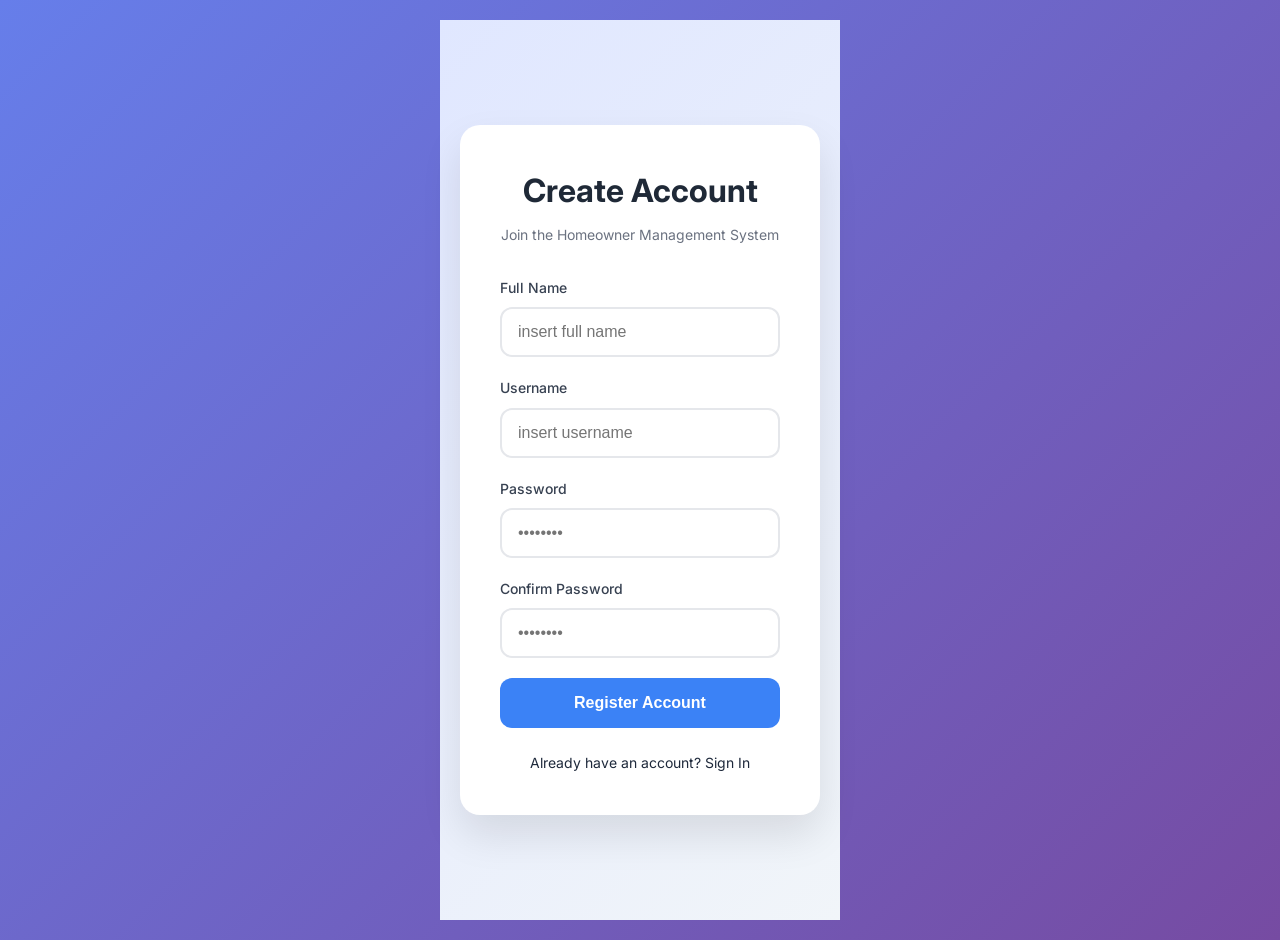
<file: register.html>
<!DOCTYPE html>
<html lang="en">
<head>
    <meta charset="UTF-8">
    <meta name="viewport" content="width=device-width, initial-scale=1.0">
    <title>Register - Subdivision System</title>
    <link href="https://fonts.googleapis.com/css2?family=Inter:wght@400;500;600;700&display=swap" rel="stylesheet">
    <link rel="stylesheet" href="style.css">
    <style>
        * { margin: 0; padding: 0; box-sizing: border-box; }
        body { 
            font-family: 'Inter', sans-serif; 
            background: linear-gradient(135deg, #667eea 0%, #764ba2 100%);
            min-height: 100vh;
            display: flex;
            align-items: center;
            justify-content: center;
            padding: 20px;
        }
        .login-container { max-width: 400px; width: 100%; }
        .login-card {
            background: white;
            border-radius: 20px;
            padding: 40px;
            box-shadow: 0 20px 40px rgba(0,0,0,0.1);
        }
        .login-header { text-align: center; margin-bottom: 30px; }
        .login-header h1 { color: #1f2937; margin-bottom: 8px; font-size: 2rem; }
        .login-header p { color: #6b7280; }
        .form-group { margin-bottom: 20px; }
        .form-group label { display: block; margin-bottom: 8px; color: #374151; font-weight: 500; }
        .form-control {
            width: 100%; padding: 14px 16px; border: 2px solid #e5e7eb;
            border-radius: 12px; font-size: 16px; transition: all 0.3s;
        }
        .form-control:focus { outline: none; border-color: #3b82f6; box-shadow: 0 0 0 4px rgba(59,130,246,0.1); }
        .btn { 
            width: 100%; padding: 16px; background: #3b82f6; color: white;
            border: none; border-radius: 12px; font-size: 16px; font-weight: 600;
            cursor: pointer; transition: all 0.3s;
        }
        .btn:hover { background: #2563eb; transform: translateY(-2px); }
        .text-center { text-align: center; }
        .text-sm { font-size: 0.875rem; }
        .mt-6 { margin-top: 24px; }
    </style>
</head>
<body>
    <div class="login-container">
        <div class="login-card">
            <div class="login-header">
                <h1>Create Account</h1>
                <p>Join the Homeowner Management System</p>
            </div>

            <form id="registerForm">
                <div class="form-group">
                    <label for="full_name">Full Name</label>
                    <input type="text" id="full_name" name="full_name" class="form-control" placeholder="insert full name" required>
                </div>
                <div class="form-group">
                    <label for="username">Username</label>
                    <input type="text" id="username" name="username" class="form-control" placeholder="insert username" required>
                </div>
                <div class="form-group">
                    <label for="password">Password</label>
                    <input type="password" id="password" name="password" class="form-control" placeholder="••••••••" required minlength="8">
                </div>
                <div class="form-group">
                    <label for="confirm_password">Confirm Password</label>
                    <input type="password" id="confirm_password" name="confirm_password" class="form-control" placeholder="••••••••" required>
                </div>
                <button type="submit" class="btn">Register Account</button>
            </form>

            <p class="text-center mt-6 text-sm">
                Already have an account? <a href="index.html" class="text-blue-600 hover:underline">Sign In</a>
            </p>
        </div>
    </div>

    <script>
        // ✅ Perfect for Live Server
        document.getElementById('registerForm').addEventListener('submit', function(e) {
            e.preventDefault();
            
            // Get form data
            const formData = new FormData(this);
            const data = Object.fromEntries(formData);
            
            // Simple validation
            if (data.password !== data.confirm_password) {
                alert('Passwords do not match!');
                return;
            }
            
            if (data.password.length < 5) {
                alert('Password must be 8+ characters!');
                return;
            }
            
            // Simulate registration
            this.querySelector('button').textContent = 'Creating...';
            this.querySelector('button').disabled = true;
            
            setTimeout(() => {
                alert('✅ Account created successfully!\nRedirecting to dashboard...');
                window.location.href = 'index.html';
            }, 1500);
        });
    </script>
</body>
</html>
</file>
<file: style.css>
/* ========================================
   Subdivision Homeowner Record System
   Professional Light Blue Dashboard Theme
   ======================================== */

:root {
    --primary: #2563EB;
    --primary-dark: #1D4ED8;
    --primary-light: #3B82F6;
    --secondary: #64748B;
    --background: #c7dff8;
    --card-bg: #FFFFFF;
    --text-dark: #1E293B;
    --text-muted: #64748B;
    --border: #E2E8F0;
    --success: #10B981;
    --warning: #F59E0B;
    --danger: #EF4444;
    --info: #06B6D4;
    --shadow: 0 1px 3px rgba(0, 0, 0, 0.1), 0 1px 2px rgba(0, 0, 0, 0.06);
    --shadow-md: 0 4px 6px -1px rgba(0, 0, 0, 0.1), 0 2px 4px -1px rgba(0, 0, 0, 0.06);
    --radius: 10px;
    --radius-sm: 6px;
}

* {
    margin: 0;
    padding: 0;
    box-sizing: border-box;
}

body {
    font-family: 'Inter', -apple-system, BlinkMacSystemFont, 'Segoe UI', Roboto, sans-serif;
    background-color: var(--background);
    color: var(--text-dark);
    line-height: 1.6;
}

a {
    text-decoration: none;
    color: inherit;
}

/* ========================================
   Login Page
   ======================================== */

.login-container {
    min-height: 100vh;
    display: flex;
    align-items: center;
    justify-content: center;
    padding: 20px;
    background: linear-gradient(135deg, #E0E7FF 0%, #F1F5F9 100%);
}

.login-card {
    background: var(--card-bg);
    padding: 40px;
    border-radius: var(--radius);
    box-shadow: var(--shadow-md);
    width: 100%;
    max-width: 420px;
}

.login-header {
    text-align: center;
    margin-bottom: 32px;
}

.login-header .logo {
    width: 64px;
    height: 64px;
    background: var(--primary);
    border-radius: 12px;
    display: flex;
    align-items: center;
    justify-content: center;
    margin: 0 auto 16px;
}

.login-header .logo svg {
    width: 36px;
    height: 36px;
    color: white;
}
.login-header h1 {
    font-size: 1.5rem;
    font-weight: 700;
    color: var(--text-dark);
    margin-bottom: 4px;
}
.login-header p {
    color: var(--text-muted);
    font-size: 0.875rem;
}

.form-group {
    margin-bottom: 20px;
}
.form-group label {
    display: block;
    font-size: 0.875rem;
    font-weight: 500;
    color: var(--text-dark);
    margin-bottom: 6px;
}

.form-control {
    width: 100%;
    padding: 12px 16px;
    font-size: 0.9375rem;
    border: 1px solid var(--border);
    border-radius: var(--radius-sm);
    transition: border-color 0.2s, box-shadow 0.2s;
    background: var(--card-bg);
}

.form-control:focus {
    outline: none;
    border-color: var(--primary);
    box-shadow: 0 0 0 3px rgba(37, 99, 235, 0.1);
}

.btn {
    display: inline-flex;
    align-items: center;
    justify-content: center;
    gap: 8px;
    padding: 12px 24px;
    font-size: 0.9375rem;
    font-weight: 500;
    border: none;
    border-radius: var(--radius-sm);
    cursor: pointer;
    transition: all 0.2s;
}

.btn-primary {
    background: var(--primary);
    color: white;
    width: 100%;
}

.btn-primary:hover {
    background: var(--primary-dark);
}

.btn-success {
    background: var(--success);
    color: white;
}

.btn-success:hover {
    background: #059669;
}

.btn-warning {
    background: var(--warning);
    color: white;
}

.btn-warning:hover {
    background: #D97706;
}

.btn-danger {
    background: var(--danger);
    color: white;
}

.btn-danger:hover {
    background: #DC2626;
}

.btn-secondary {
    background: var(--secondary);
    color: white;
}

.btn-secondary:hover {
    background: #475569;
}

.btn-sm {
    padding: 8px 14px;
    font-size: 0.8125rem;
}

/* ========================================
   Dashboard Layout
   ======================================== */

.dashboard {
    display: flex;
    min-height: 100vh;
}

/* Sidebar */
.sidebar {
    width: 260px;
    background: var(--card-bg);
    border-right: 1px solid var(--border);
    position: fixed;
    top: 0;
    left: 0;
    height: 100vh;
    overflow-y: auto;
    z-index: 100;
}

.sidebar-header {
    padding: 20px;
    border-bottom: 1px solid var(--border);
    display: flex;
    align-items: center;
    gap: 12px;
}

.sidebar-header .logo {
    width: 40px;
    height: 40px;
    background: var(--primary);
    border-radius: 8px;
    display: flex;
    align-items: center;
    justify-content: center;
    flex-shrink: 0;
}

.sidebar-header .logo svg {
    width: 22px;
    height: 22px;
    color: white;
}

.sidebar-header h2 {
    font-size: 1rem;
    font-weight: 600;
    color: var(--text-dark);
    line-height: 1.3;
}

.sidebar-nav {
    padding: 16px 12px;
}

.nav-section {
    margin-bottom: 24px;
}

.nav-section-title {
    font-size: 0.6875rem;
    font-weight: 600;
    text-transform: uppercase;
    letter-spacing: 0.05em;
    color: var(--text-muted);
    padding: 0 12px;
    margin-bottom: 8px;
}

.nav-link {
    display: flex;
    align-items: center;
    gap: 12px;
    padding: 10px 12px;
    border-radius: var(--radius-sm);
    color: var(--secondary);
    font-size: 0.9375rem;
    font-weight: 500;
    transition: all 0.2s;
    margin-bottom: 2px;
}

.nav-link:hover {
    background: var(--background);
    color: var(--text-dark);
}

.nav-link.active {
    background: var(--primary);
    color: white;
}

.nav-link svg {
    width: 20px;
    height: 20px;
    flex-shrink: 0;
}

/* Main Content */
.main-content {
    flex: 1;
    margin-left: 260px;
    min-height: 100vh;
}

/* Header */
.header {
    background: var(--card-bg);
    border-bottom: 1px solid var(--border);
    padding: 16px 32px;
    display: flex;
    align-items: center;
    justify-content: space-between;
    position: sticky;
    top: 0;
    z-index: 50;
}

.header-title h1 {
    font-size: 1.5rem;
    font-weight: 600;
    color: var(--text-dark);
}

.header-title p {
    font-size: 0.875rem;
    color: var(--text-muted);
}

.header-actions {
    display: flex;
    align-items: center;
    gap: 16px;
}

.user-menu {
    display: flex;
    align-items: center;
    gap: 12px;
    padding: 8px 12px;
    border-radius: var(--radius-sm);
    cursor: pointer;
    transition: background 0.2s;
}

.user-menu:hover {
    background: var(--background);
}

.user-avatar {
    width: 36px;
    height: 36px;
    background: var(--primary);
    border-radius: 50%;
    display: flex;
    align-items: center;
    justify-content: center;
    color: white;
    font-weight: 600;
    font-size: 0.875rem;
}

.user-info {
    text-align: left;
}

.user-info .name {
    font-size: 0.875rem;
    font-weight: 500;
    color: var(--text-dark);
}

.user-info .role {
    font-size: 0.75rem;
    color: var(--text-muted);
}

/* Page Content */
.page-content {
    padding: 32px;
}

/* Stats Cards */
.stats-grid {
    display: grid;
    grid-template-columns: repeat(auto-fit, minmax(240px, 1fr));
    gap: 24px;
    margin-bottom: 32px;
}

.stat-card {
    background: var(--card-bg);
    border-radius: var(--radius);
    padding: 24px;
    box-shadow: var(--shadow);
    display: flex;
    align-items: flex-start;
    gap: 16px;
}

.stat-icon {
    width: 48px;
    height: 48px;
    border-radius: var(--radius-sm);
    display: flex;
    align-items: center;
    justify-content: center;
    flex-shrink: 0;
}

.stat-icon svg {
    width: 24px;
    height: 24px;
}

.stat-icon.blue {
    background: #DBEAFE;
    color: var(--primary);
}

.stat-icon.green {
    background: #D1FAE5;
    color: var(--success);
}

.stat-icon.yellow {
    background: #FEF3C7;
    color: var(--warning);
}

.stat-icon.red {
    background: #FEE2E2;
    color: var(--danger);
}

.stat-info h3 {
    font-size: 0.875rem;
    font-weight: 500;
    color: var(--text-muted);
    margin-bottom: 4px;
}

.stat-info .value {
    font-size: 1.75rem;
    font-weight: 700;
    color: var(--text-dark);
}

.stat-info .change {
    font-size: 0.75rem;
    margin-top: 4px;
}

.stat-info .change.positive {
    color: var(--success);
}

.stat-info .change.negative {
    color: var(--danger);
}

/* Cards */
.card {
    background: var(--card-bg);
    border-radius: var(--radius);
    box-shadow: var(--shadow);
    margin-bottom: 24px;
}

.card-header {
    padding: 20px 24px;
    border-bottom: 1px solid var(--border);
    display: flex;
    align-items: center;
    justify-content: space-between;
}

.card-header h2 {
    font-size: 1.125rem;
    font-weight: 600;
    color: var(--text-dark);
}

.card-body {
    padding: 24px;
}

/* Charts Grid */
.charts-grid {
    display: grid;
    grid-template-columns: repeat(auto-fit, minmax(380px, 1fr));
    gap: 24px;
    margin-bottom: 32px;
}

.chart-container {
    position: relative;
    height: 280px;
}

/* Tables */
.table-container {
    overflow-x: auto;
}

.data-table {
    width: 100%;
    border-collapse: collapse;
}

.data-table th,
.data-table td {
    padding: 14px 16px;
    text-align: left;
    border-bottom: 1px solid var(--border);
}

.data-table th {
    font-size: 0.75rem;
    font-weight: 600;
    text-transform: uppercase;
    letter-spacing: 0.05em;
    color: var(--text-muted);
    background: var(--background);
}

.data-table td {
    font-size: 0.875rem;
    color: var(--text-dark);
}

.data-table tbody tr:hover {
    background: var(--background);
}

.data-table tbody tr:last-child td {
    border-bottom: none;
}

/* Badges */
.badge {
    display: inline-flex;
    align-items: center;
    padding: 4px 10px;
    font-size: 0.75rem;
    font-weight: 500;
    border-radius: 9999px;
}

.badge-success {
    background: #D1FAE5;
    color: #065F46;
}

.badge-warning {
    background: #FEF3C7;
    color: #92400E;
}

.badge-danger {
    background: #FEE2E2;
    color: #991B1B;
}

.badge-info {
    background: #DBEAFE;
    color: #1E40AF;
}

/* Action Buttons */
.action-buttons {
    display: flex;
    gap: 8px;
}

.btn-icon {
    width: 32px;
    height: 32px;
    padding: 0;
    display: inline-flex;
    align-items: center;
    justify-content: center;
    border-radius: var(--radius-sm);
    border: none;
    cursor: pointer;
    transition: all 0.2s;
}

.btn-icon svg {
    width: 16px;
    height: 16px;
}

.btn-icon.edit {
    background: #DBEAFE;
    color: var(--primary);
}

.btn-icon.edit:hover {
    background: var(--primary);
    color: white;
}

.btn-icon.delete {
    background: #FEE2E2;
    color: var(--danger);
}

.btn-icon.delete:hover {
    background: var(--danger);
    color: white;
}

/* Forms */
.form-row {
    display: grid;
    grid-template-columns: repeat(auto-fit, minmax(250px, 1fr));
    gap: 20px;
    margin-bottom: 20px;
}

.form-actions {
    display: flex;
    gap: 12px;
    justify-content: flex-end;
    padding-top: 16px;
    border-top: 1px solid var(--border);
    margin-top: 24px;
}

/* Modal */
.modal-overlay {
    position: fixed;
    top: 0;
    left: 0;
    right: 0;
    bottom: 0;
    background: rgba(0, 0, 0, 0.5);
    display: flex;
    align-items: center;
    justify-content: center;
    z-index: 1000;
    opacity: 0;
    visibility: hidden;
    transition: all 0.3s;
}

.modal-overlay.active {
    opacity: 1;
    visibility: visible;
}

.modal {
    background: var(--card-bg);
    border-radius: var(--radius);
    width: 100%;
    max-width: 500px;
    max-height: 90vh;
    overflow-y: auto;
    box-shadow: var(--shadow-md);
}

.modal-header {
    padding: 20px 24px;
    border-bottom: 1px solid var(--border);
    display: flex;
    align-items: center;
    justify-content: space-between;
}

.modal-header h3 {
    font-size: 1.125rem;
    font-weight: 600;
}

.modal-close {
    width: 32px;
    height: 32px;
    border: none;
    background: var(--background);
    border-radius: var(--radius-sm);
    cursor: pointer;
    display: flex;
    align-items: center;
    justify-content: center;
    color: var(--text-muted);
    transition: all 0.2s;
}

.modal-close:hover {
    background: var(--danger);
    color: white;
}

.modal-body {
    padding: 24px;
}

/* Search and Filter */
.toolbar {
    display: flex;
    gap: 16px;
    margin-bottom: 24px;
    flex-wrap: wrap;
}

.search-box {
    flex: 1;
    min-width: 250px;
    position: relative;
}

.search-box input {
    width: 100%;
    padding: 10px 16px 10px 42px;
    border: 1px solid var(--border);
    border-radius: var(--radius-sm);
    font-size: 0.875rem;
    background: var(--card-bg);
}

.search-box input:focus {
    outline: none;
    border-color: var(--primary);
}

.search-box svg {
    position: absolute;
    left: 14px;
    top: 50%;
    transform: translateY(-50%);
    width: 18px;
    height: 18px;
    color: var(--text-muted);
}

.filter-select {
    padding: 10px 16px;
    border: 1px solid var(--border);
    border-radius: var(--radius-sm);
    font-size: 0.875rem;
    background: var(--card-bg);
    min-width: 150px;
}

.filter-select:focus {
    outline: none;
    border-color: var(--primary);
}

/* Alert Messages */
.alert {
    padding: 14px 20px;
    border-radius: var(--radius-sm);
    margin-bottom: 20px;
    font-size: 0.875rem;
    display: flex;
    align-items: center;
    gap: 12px;
}

.alert-success {
    background: #D1FAE5;
    color: #065F46;
    border: 1px solid #A7F3D0;
}

.alert-danger {
    background: #FEE2E2;
    color: #991B1B;
    border: 1px solid #FECACA;
}

.alert-warning {
    background: #FEF3C7;
    color: #92400E;
    border: 1px solid #FDE68A;
}

/* Empty State */
.empty-state {
    text-align: center;
    padding: 60px 20px;
}

.empty-state svg {
    width: 80px;
    height: 80px;
    color: var(--border);
    margin-bottom: 16px;
}

.empty-state h3 {
    font-size: 1.125rem;
    color: var(--text-dark);
    margin-bottom: 8px;
}

.empty-state p {
    color: var(--text-muted);
    margin-bottom: 20px;
}

/* Responsive */
@media (max-width: 1024px) {
    .sidebar {
        transform: translateX(-100%);
        transition: transform 0.3s;
    }

    .sidebar.open {
        transform: translateX(0);
    }

    .main-content {
        margin-left: 0;
    }

    .charts-grid {
        grid-template-columns: 1fr;
    }
}

@media (max-width: 640px) {
    .page-content {
        padding: 20px;
    }

    .header {
        padding: 12px 20px;
    }

    .stats-grid {
        grid-template-columns: 1fr;
    }

    .toolbar {
        flex-direction: column;
    }

    .form-row {
        grid-template-columns: 1fr;
    }
}
</file>
